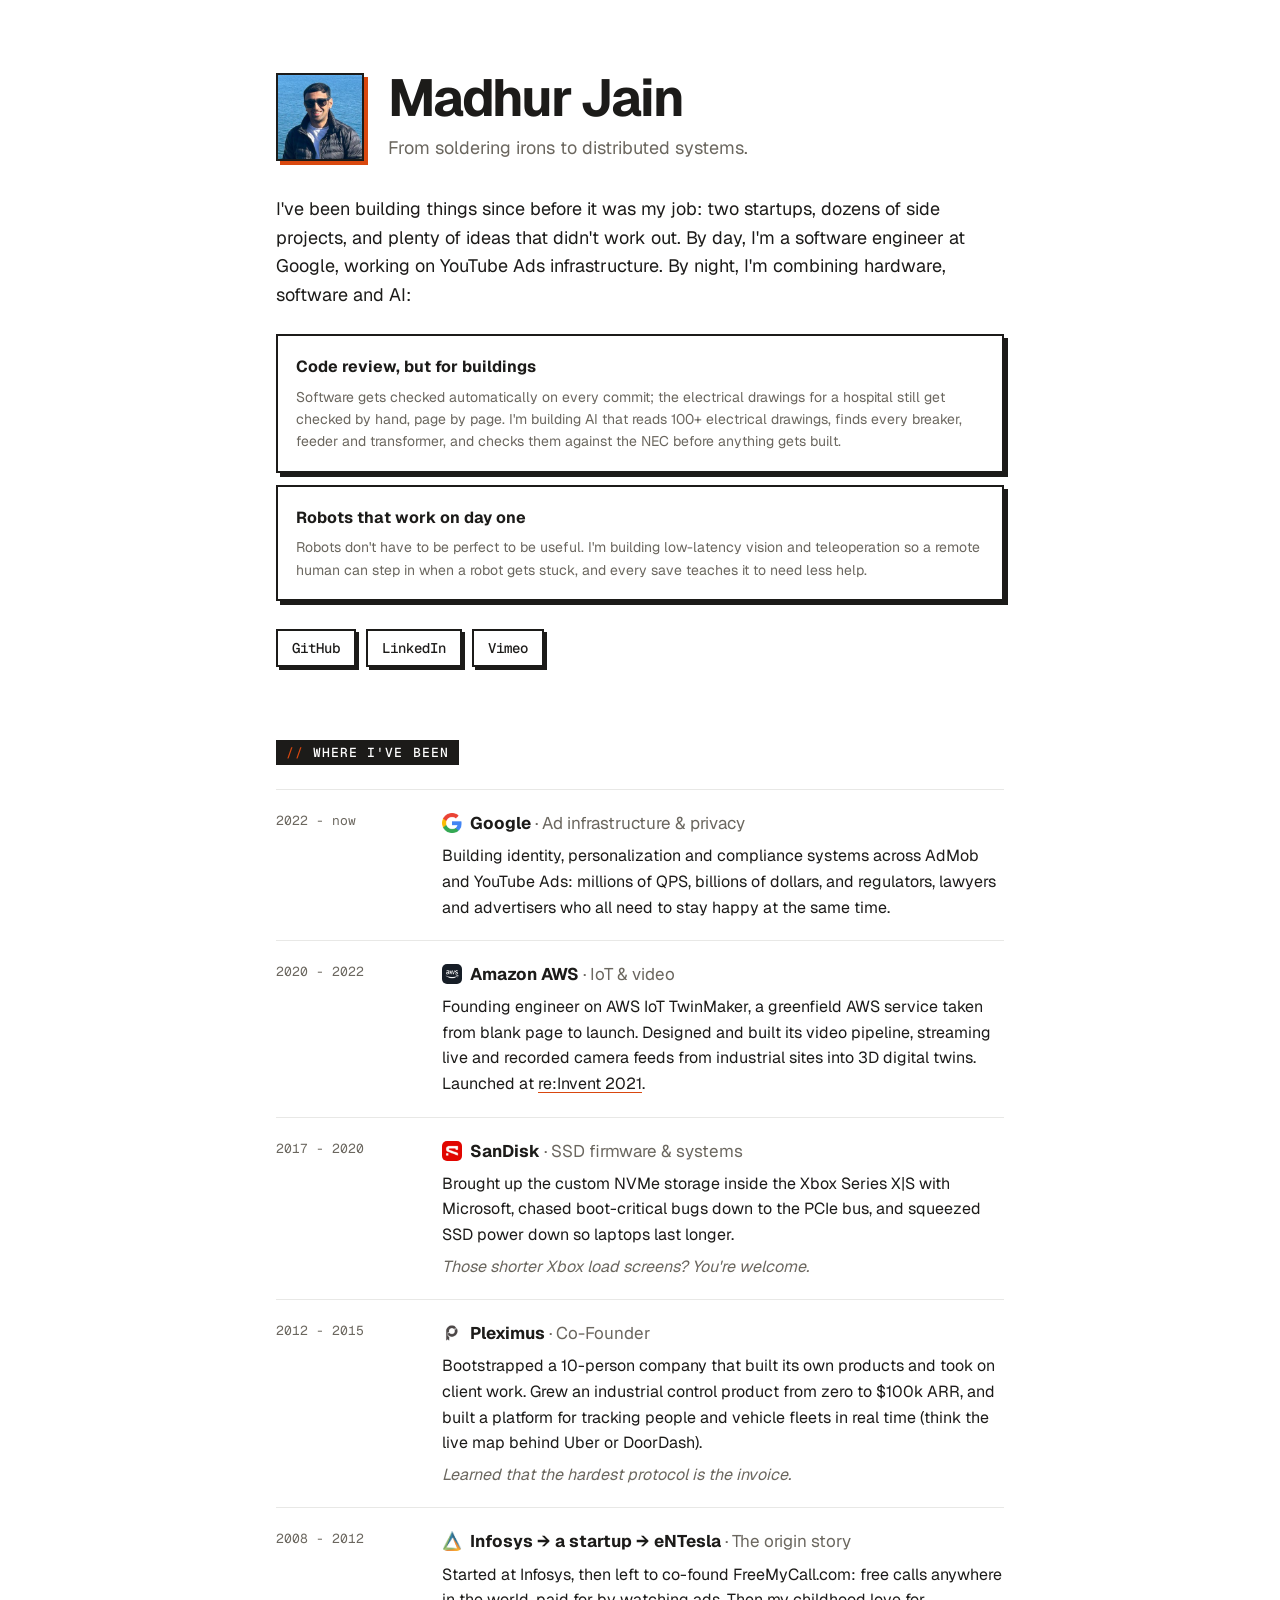
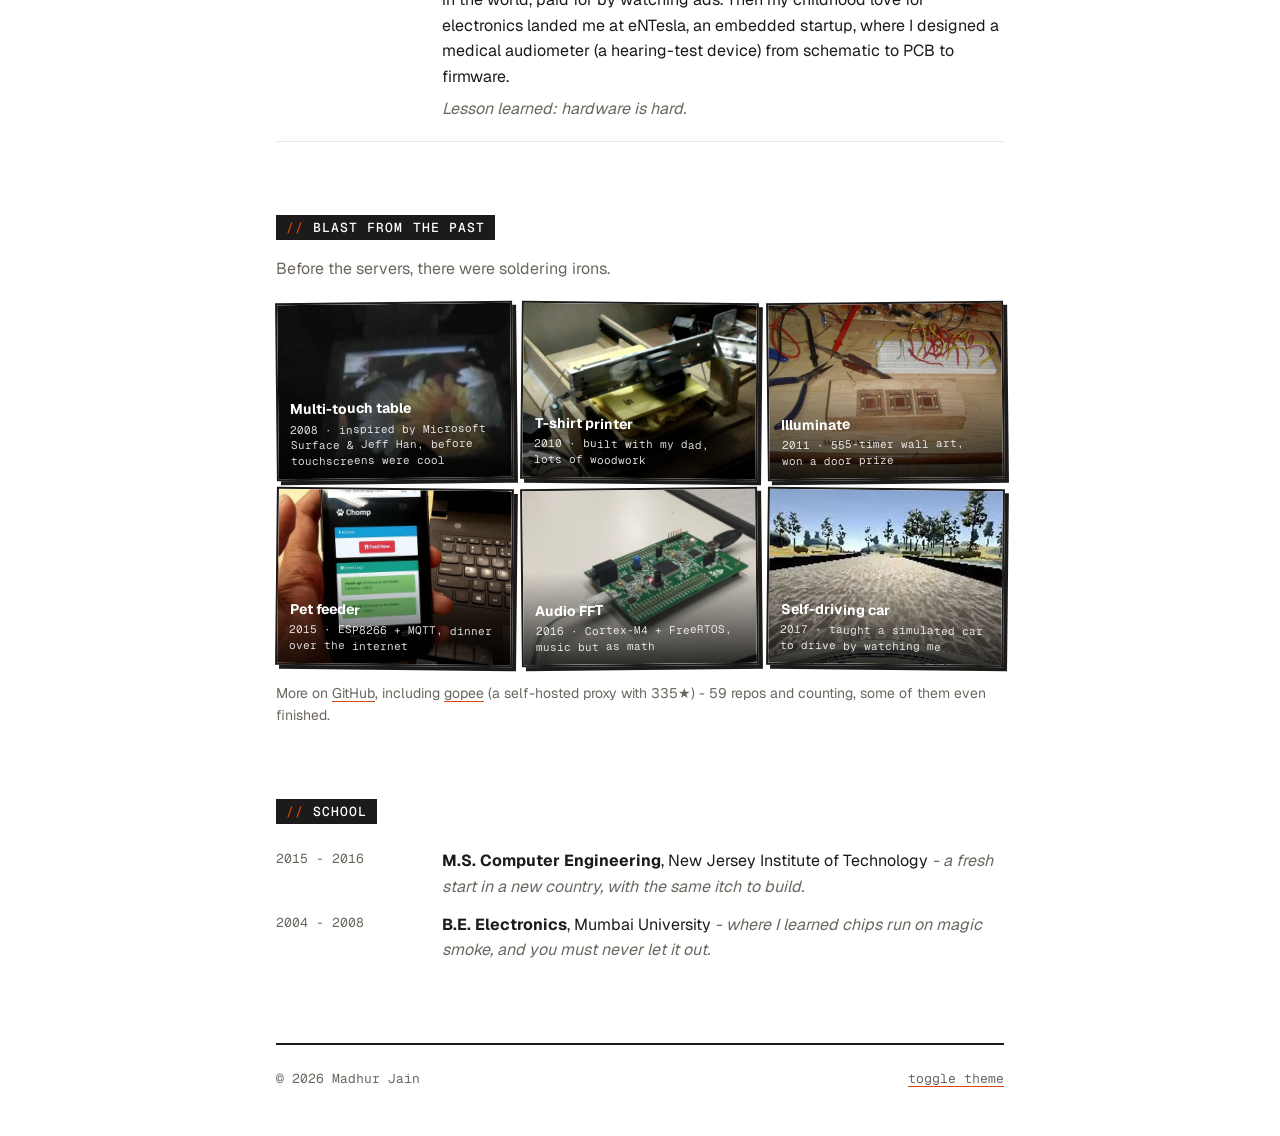
<file: index.html>
<!doctype html>
<html lang="en">
<head>
  <meta charset="utf-8">
  <meta name="viewport" content="width=device-width, initial-scale=1">
  <title>Madhur Jain</title>
  <meta name="description" content="From soldering irons to distributed systems. Software engineer at Google, building with hardware, software and AI on nights and weekends.">
  <meta property="og:title" content="Madhur Jain">
  <meta property="og:description" content="From soldering irons to distributed systems. Software engineer at Google, building with hardware, software and AI on nights and weekends.">
  <link rel="icon" href="data:image/svg+xml,<svg xmlns='http://www.w3.org/2000/svg' viewBox='0 0 100 100'><text y='.9em' font-size='90'>⚡</text></svg>">
  <link rel="preconnect" href="https://fonts.googleapis.com">
  <link rel="preconnect" href="https://fonts.gstatic.com" crossorigin>
  <link href="https://fonts.googleapis.com/css2?family=Geist:wght@400;500;600;700&family=Geist+Mono:wght@400;500&display=swap" rel="stylesheet">
  <style>
    :root {
      --bg: #ffffff;
      --surface: #ffffff;
      --text: #1c1b19;
      --muted: #6b675f;
      --line: #e8e8e6;
      --accent: #d9480f;
      --accent-soft: #fff0e8;
      --chip: #f4f4f3;
    }
    @media (prefers-color-scheme: dark) {
      :root:not([data-theme="light"]) {
        --bg: #121211;
        --surface: #1a1a18;
        --text: #ecebe7;
        --muted: #9a968d;
        --line: #2c2b28;
        --accent: #ff8a4c;
        --accent-soft: #2a1a12;
        --chip: #232320;
      }
    }
    :root[data-theme="dark"] {
      --bg: #121211;
      --surface: #1a1a18;
      --text: #ecebe7;
      --muted: #9a968d;
      --line: #2c2b28;
      --accent: #ff8a4c;
      --accent-soft: #2a1a12;
      --chip: #232320;
    }

    * { box-sizing: border-box; }
    html { -webkit-text-size-adjust: 100%; }
    body {
      margin: 0;
      background: var(--bg);
      color: var(--text);
      font: 16px/1.6 Geist, system-ui, -apple-system, sans-serif;
    }
    a { color: inherit; text-decoration-color: var(--accent); text-underline-offset: 3px; }
    a:hover { color: var(--accent); }
    ::selection { background: var(--accent); color: #fff; }
    .mono { font-family: "Geist Mono", ui-monospace, monospace; }

    main { max-width: 760px; margin: 0 auto; padding: 72px 16px 48px; }
    section { margin-top: 72px; }
    h2 {
      display: inline-block;
      font: 500 13px/1 "Geist Mono", monospace;
      letter-spacing: .08em;
      text-transform: uppercase;
      color: var(--bg);
      background: var(--text);
      padding: 6px 10px;
      margin: 0 0 24px;
    }
    h2::before { content: "// "; color: var(--accent); }

    /* Hero */
    .hero { display: flex; gap: 24px; align-items: center; }
    .hero img {
      width: 88px; height: 88px; object-fit: cover;
      border: 2px solid var(--text); box-shadow: 4px 4px 0 var(--accent); flex-shrink: 0;
    }
    h1 { font-size: clamp(36px, 7vw, 52px); font-weight: 700; line-height: 1; margin: 0 0 10px; letter-spacing: -.04em; }
    .tagline { font-size: 18px; color: var(--muted); margin: 0; }
    .intro { font-size: 18px; margin: 32px 0 0; max-width: 62ch; }
    .links { display: flex; flex-wrap: wrap; gap: 10px; margin-top: 28px; }
    .links a {
      font: 500 14px/1 "Geist Mono", monospace;
      text-decoration: none;
      padding: 10px 14px;
      border: 2px solid var(--text);
      background: var(--surface);
      box-shadow: 3px 3px 0 var(--text);
      transition: transform .1s, box-shadow .1s;
    }
    .links a:hover { transform: translate(3px, 3px); box-shadow: 0 0 0 var(--text); background: var(--accent-soft); }


    /* Experience */
    .job { display: grid; grid-template-columns: 150px 1fr; gap: 16px; padding: 20px 0; border-top: 1px solid var(--line); }
    .job:last-child { border-bottom: 1px solid var(--line); }
    .when { font: 13px/1.7 "Geist Mono", monospace; color: var(--muted); }
    .job h3 { margin: 0; font-size: 17px; }
    .job h3 span { font-weight: 400; color: var(--muted); }
    .logo {
      display: inline-block; width: 20px; height: 20px; margin-right: 8px;
      vertical-align: -4px; border-radius: 5px; object-fit: contain;
    }
    .job p { margin: 6px 0 0; }
    .aside { color: var(--muted); font-style: italic; }

    /* Projects */
    .grid { display: grid; grid-template-columns: repeat(3, 1fr); gap: 12px; }
    .card {
      display: block; text-decoration: none;
      padding: 18px; border: 2px solid var(--text);
      background: var(--surface);
      box-shadow: 4px 4px 0 var(--text);
      transition: transform .12s, box-shadow .12s;
    }
    a.card:hover { transform: translate(-2px, -2px); box-shadow: 6px 6px 0 var(--accent); color: inherit; }
    .card h3 { margin: 0 0 4px; font-size: 16px; display: flex; justify-content: space-between; gap: 8px; }
    .card h3 small { font: 400 12px/1.8 "Geist Mono", monospace; color: var(--muted); white-space: nowrap; }
    .card p { margin: 0; font-size: 14px; color: var(--muted); }
    .more { margin-top: 16px; font-size: 14px; color: var(--muted); }
    .lede { margin: -8px 0 20px; color: var(--muted); }
    .quest-card { display: flex; flex-direction: column; gap: 6px; }
    .quest-card h3 { margin: 0; }
    .quest-card p { flex: 1; margin: 0; }
    .exploring-now { margin-top: 24px; grid-template-columns: 1fr; }

    /* Collage */
    .collage { display: grid; grid-template-columns: repeat(3, 1fr); gap: 8px; }
    .tile {
      position: relative; display: block; overflow: hidden;
      aspect-ratio: 4 / 3; background: var(--chip);
      border: 2px solid var(--text); box-shadow: 4px 4px 0 var(--text);
      text-decoration: none; color: #fff;
    }
    .tile:nth-child(odd) { transform: rotate(-.6deg); }
    .tile:nth-child(even) { transform: rotate(.6deg); }
    .tile img {
      width: 100%; height: 100%; object-fit: cover; display: block;
      filter: saturate(.85); transition: transform .3s, filter .3s;
    }
    .tile span {
      position: absolute; inset: auto 0 0 0; padding: 28px 12px 10px;
      background: linear-gradient(transparent, rgba(0,0,0,.8));
      display: flex; flex-direction: column; gap: 2px;
    }
    .tile b { font-size: 14px; }
    .tile i { font: 11px/1.4 "Geist Mono", monospace; font-style: normal; opacity: .85; }
    .tile:hover { color: #fff; transform: rotate(0) scale(1.02); box-shadow: 6px 6px 0 var(--accent); z-index: 1; }
    .tile:hover img { transform: scale(1.06); filter: none; }
    .tile { transition: transform .2s, box-shadow .2s; }

    /* Education */
    .edu { display: grid; gap: 12px; }
    .edu div { display: grid; grid-template-columns: 150px 1fr; gap: 16px; }
    .edu p { margin: 0; }

    footer {
      margin-top: 80px; padding-top: 24px; border-top: 2px solid var(--text);
      display: flex; justify-content: space-between; flex-wrap: wrap; gap: 12px;
      font: 13px/1.5 "Geist Mono", monospace; color: var(--muted);
    }
    footer button {
      font: inherit; color: inherit; background: none; border: 0; cursor: pointer; padding: 0;
      text-decoration: underline; text-decoration-color: var(--accent); text-underline-offset: 3px;
    }

    @media (max-width: 600px) {
      main { padding-top: 48px; }
      .hero { flex-direction: column; align-items: flex-start; gap: 16px; }
      .job, .edu div { grid-template-columns: 1fr; gap: 4px; }
      .grid { grid-template-columns: 1fr; }
      .collage { grid-template-columns: repeat(2, 1fr); }
    }
  </style>
</head>
<body>
<main>

  <header>
    <div class="hero">
      <img src="images/avatar.jpg" alt="Madhur Jain" width="88" height="88">
      <div>
        <h1>Madhur Jain</h1>
        <p class="tagline">From soldering irons to distributed systems.</p>
      </div>
    </div>
    <p class="intro">
      I've been building things since before it was my job: two startups, dozens of side projects,
      and plenty of ideas that didn't work out. By day, I'm a software engineer at Google, working
      on YouTube Ads infrastructure. By night, I'm combining hardware, software and AI:
    </p>
    <div class="grid exploring-now">
      <div class="card quest-card">
        <h3>Code review, but for buildings</h3>
        <p>Software gets checked automatically on every commit; the electrical drawings for a hospital still get checked by hand, page by page. I'm building AI that reads 100+ electrical drawings, finds every breaker, feeder and transformer, and checks them against the NEC before anything gets built.</p>
      </div>
      <div class="card quest-card">
        <h3>Robots that work on day one</h3>
        <p>Robots don't have to be perfect to be useful. I'm building low-latency vision and teleoperation so a remote human can step in when a robot gets stuck, and every save teaches it to need less help.</p>
      </div>
    </div>
    <nav class="links">
      <a href="https://github.com/madhurjain">GitHub</a>
      <a href="https://www.linkedin.com/in/mformadhur/">LinkedIn</a>
      <a href="https://vimeo.com/madj">Vimeo</a>
    </nav>
  </header>

  <section>
    <h2>Where I've been</h2>

    <div class="job">
      <div class="when">2022 - now</div>
      <div>
        <h3><img class="logo" src="images/google-com-logo.png" alt="" width="20" height="20">Google <span>· Ad infrastructure &amp; privacy</span></h3>
        <p>Building identity, personalization and compliance systems across AdMob and YouTube Ads: millions of QPS, billions of dollars, and regulators, lawyers and advertisers who all need to stay happy at the same time.</p>
      </div>
    </div>

    <div class="job">
      <div class="when">2020 - 2022</div>
      <div>
        <h3><img class="logo" src="images/aws-com-logo.png" alt="" width="20" height="20">Amazon AWS <span>· IoT &amp; video</span></h3>
        <p>Founding engineer on AWS IoT TwinMaker, a greenfield AWS service taken from blank page to launch. Designed and built its video pipeline, streaming live and recorded camera feeds from industrial sites into 3D digital twins. Launched at <a href="https://youtu.be/fdBKRyhC9Yk?t=835">re:Invent 2021</a>.</p>
      </div>
    </div>

    <div class="job">
      <div class="when">2017 - 2020</div>
      <div>
        <h3><img class="logo" src="images/sandiskstorage-com-logo.png" alt="" width="20" height="20">SanDisk <span>· SSD firmware &amp; systems</span></h3>
        <p>Brought up the custom NVMe storage inside the Xbox Series X|S with Microsoft, chased boot-critical bugs down to the PCIe bus, and squeezed SSD power down so laptops last longer.</p>
        <p class="aside">Those shorter Xbox load screens? You're welcome.</p>
      </div>
    </div>

    <div class="job">
      <div class="when">2012 - 2015</div>
      <div>
        <h3><img class="logo" src="images/pleximus-com-logo.png" alt="" width="20" height="20">Pleximus <span>· Co-Founder</span></h3>
        <p>Bootstrapped a 10-person company that built its own products and took on client work. Grew an industrial control product from zero to $100k ARR, and built a platform for tracking people and vehicle fleets in real time (think the live map behind Uber or DoorDash).</p>
        <p class="aside">Learned that the hardest protocol is the invoice.</p>
      </div>
    </div>

    <div class="job">
      <div class="when">2008 - 2012</div>
      <div>
        <h3><img class="logo" src="images/entesla-com-logo.png" alt="" width="20" height="20">Infosys → a startup → eNTesla <span>· The origin story</span></h3>
        <p>Started at Infosys, then left to co-found FreeMyCall.com: free calls anywhere in the world, paid for by watching ads. Then my childhood love for electronics landed me at eNTesla, an embedded startup, where I designed a medical audiometer (a hearing-test device) from schematic to PCB to firmware.</p>
        <p class="aside">Lesson learned: hardware is hard.</p>
      </div>
    </div>
  </section>

  <section>
    <h2>Blast from the past</h2>
    <p class="lede">Before the servers, there were soldering irons.</p>
    <div class="collage">
      <a class="tile" href="https://vimeo.com/1017538">
        <img src="images/past/touch-table.jpg" alt="Multi-touch table" loading="lazy">
        <span><b>Multi-touch table</b><i>2008 · inspired by Microsoft Surface &amp; Jeff Han, before touchscreens were cool</i></span>
      </a>
      <a class="tile" href="https://vimeo.com/12826549">
        <img src="images/past/tshirt-printer.jpg" alt="DIY T-shirt printer" loading="lazy">
        <span><b>T-shirt printer</b><i>2010 · built with my dad, lots of woodwork</i></span>
      </a>
      <a class="tile" href="https://vimeo.com/116242785">
        <img src="images/past/illuminate.jpg" alt="Illuminate" loading="lazy">
        <span><b>Illuminate</b><i>2011 · 555-timer wall art, won a door prize</i></span>
      </a>
      <a class="tile" href="https://vimeo.com/148812555">
        <img src="images/past/pet-feeder.jpg" alt="Pet feeder" loading="lazy">
        <span><b>Pet feeder</b><i>2015 · ESP8266 + MQTT, dinner over the internet</i></span>
      </a>
      <a class="tile" href="https://vimeo.com/185353851">
        <img src="images/past/audio-fft.jpg" alt="Audio FFT" loading="lazy">
        <span><b>Audio FFT</b><i>2016 · Cortex-M4 + FreeRTOS, music but as math</i></span>
      </a>
      <a class="tile" href="https://vimeo.com/231326907">
        <img src="images/past/self-driving.jpg" alt="Self-driving car simulation" loading="lazy">
        <span><b>Self-driving car</b><i>2017 · taught a simulated car to drive by watching me</i></span>
      </a>
    </div>
    <p class="more">More on <a href="https://github.com/madhurjain?tab=repositories">GitHub</a>, including <a href="https://github.com/madhurjain/gopee">gopee</a> (a self-hosted proxy with 335★) - 59 repos and counting, some of them even finished.</p>
  </section>

  <section>
    <h2>School</h2>
    <div class="edu">
      <div>
        <span class="when">2015 - 2016</span>
        <p><b>M.S. Computer Engineering</b>, New Jersey Institute of Technology <span class="aside">- a fresh start in a new country, with the same itch to build.</span></p>
      </div>
      <div>
        <span class="when">2004 - 2008</span>
        <p><b>B.E. Electronics</b>, Mumbai University <span class="aside">- where I learned chips run on magic smoke, and you must never let it out.</span></p>
      </div>
    </div>
  </section>

  <footer>
    <span>© <span id="y">2026</span> Madhur Jain</span>
    <button id="theme" type="button">toggle theme</button>
  </footer>

</main>
<script>
  document.getElementById('y').textContent = new Date().getFullYear();
  document.getElementById('theme').addEventListener('click', () => {
    const root = document.documentElement;
    const dark = root.dataset.theme
      ? root.dataset.theme === 'dark'
      : matchMedia('(prefers-color-scheme: dark)').matches;
    root.dataset.theme = dark ? 'light' : 'dark';
  });
  console.log('%cHey, fellow view-sourcer 👋', 'color:#d9480f;font-weight:600');
</script>
</body>
</html>
</file>
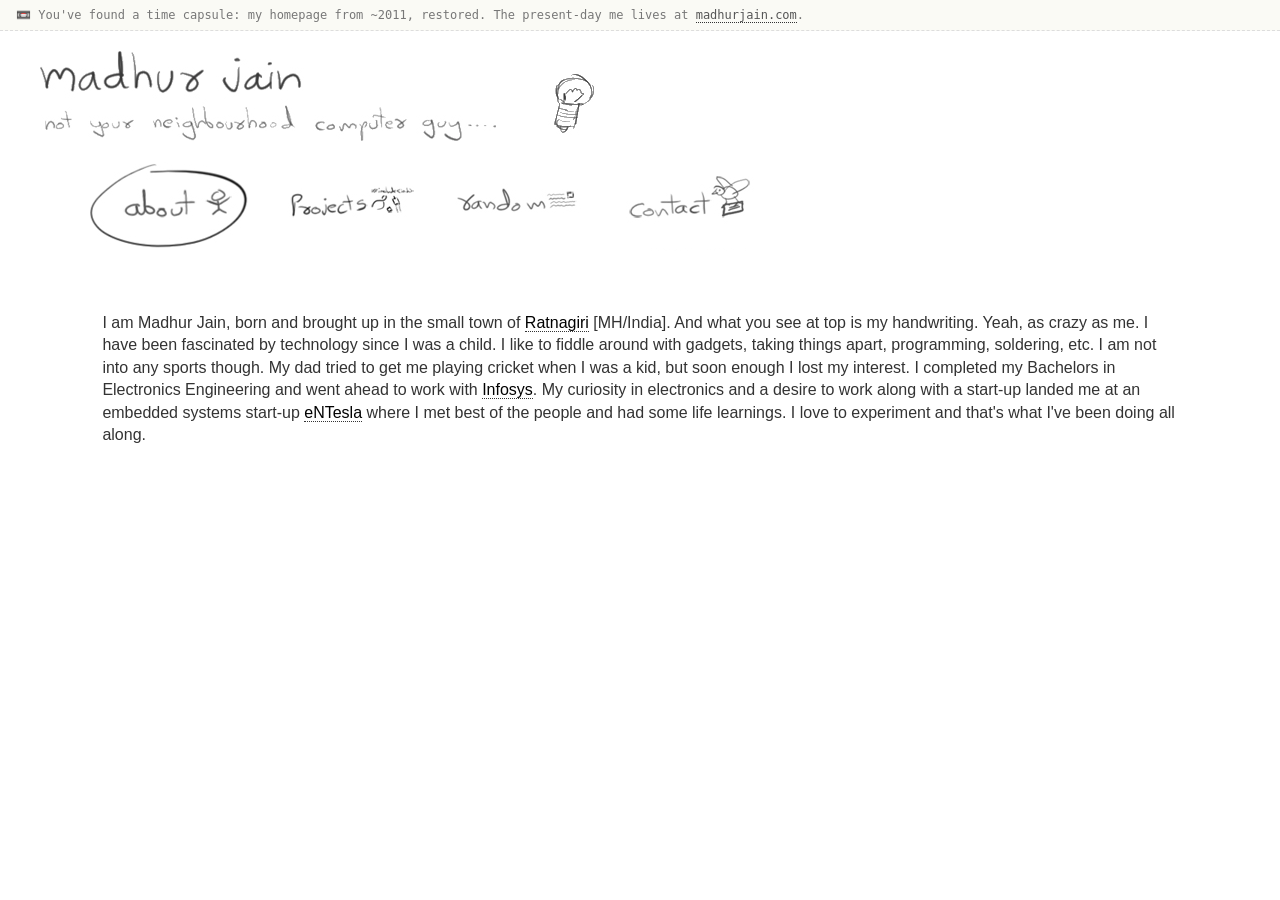
<file: old/index.html>
<!doctype html>
<html lang="en">
<head>
<meta charset="utf-8">
<meta name="viewport" content="width=device-width, initial-scale=1">
<title>Madhur Jain</title>
<meta name="description" content="Not your neighbourhood computer guy. My original hand-drawn website, circa 2011, restored without WordPress.">
<link rel="icon" href="images/favicon.ico">
<style>
/*
  Theme Name: Mad — originally a WordPress theme by Madhur Jain (madhurjain.com, 2011).
  Restored as static HTML; styles kept close to the original.
*/
* { margin: 0; padding: 0; box-sizing: content-box; }
body {
  color: #333;
  font-family: "Lucida Grande", Verdana, sans-serif;
  font-size: 1em;
  background-color: #fff;
}
a { color: #000; text-decoration: none; border-bottom: 1px dotted #333; }
p { line-height: 140%; margin-bottom: 1em; }
h1 {
  font-family: "Times New Roman", Times, serif;
  font-size: 2em; font-weight: normal; color: #333; letter-spacing: -1px;
  margin-bottom: .5em;
}

/* Time-capsule note (new) */
#capsule {
  font: 12px/1.5 ui-monospace, Menlo, monospace;
  color: #777; background: #fafaf5; border-bottom: 1px dashed #ddd;
  padding: 6px 16px;
}
#capsule a { color: #555; }

#header { margin: 20px 0 0 40px; position: relative; }
#logo {
  background: url(images/madhur_jain.jpg) center top no-repeat;
  height: 90px; width: 456px; max-width: 100%;
}
#bulb {
  position: absolute; top: 0; left: 500px;
  width: 68px; height: 86px;
  background: #fff url(images/bulb.jpg) no-repeat 0 20px;
}
#onBulb {
  width: 68px; height: 86px;
  background: #fff url(images/bulb.jpg) no-repeat 0 -65px;
  opacity: 0; transition: opacity .1s;
}
#header:has(#logo:hover, #bulb:hover) #onBulb { opacity: 1; transition: opacity .6s; }

ul.navigation { list-style: none; margin: 20px 0 20px 50px; padding-bottom: 9px; }
ul.navigation li { display: inline-block; margin-right: 10px; }
ul.navigation a { display: block; border: none; width: 159px; height: 90px; }
ul.navigation a:focus { outline: none; }
#about_item    { height: 89px; background: #fff url(images/about.jpg)    no-repeat 0 0; }
#about_item:hover, #about_item.on       { background-position: -1px -94px; }
#projects_item { background: #fff url(images/projects.jpg) no-repeat 0 25px; }
#projects_item:hover, #projects_item.on { background-position: 1px -86px; }
#random_item   { background: #fff url(images/random.jpg)   no-repeat 0 20px; }
#random_item:hover, #random_item.on     { background-position: -1px -69px; }
#contact_item  { background: #fff url(images/contact.jpg)  no-repeat 0 15px; }
#contact_item:hover, #contact_item.on   { background-position: 0 -69px; }

#container { width: 100%; position: relative; }
#content { width: 100%; overflow: hidden; overflow: clip; position: relative; padding: 10px 0; }
#scrolling { width: 400%; display: flex; transition: transform 1s ease-in-out; }
.panel { width: 21%; padding: 0 2%; }

#post_container {
  display: none; position: absolute; top: 0; left: 0; right: 0;
  background: #fff; z-index: 2; margin-top: 2%;
}
#post_container.open { display: block; animation: slide .5s ease-out; }
@keyframes slide { from { clip-path: inset(0 0 100% 0); } to { clip-path: inset(0 0 0 0); } }
#post { padding: 0 8% 4%; }
#post iframe { max-width: 100%; margin: 10px 0; }
#close {
  background: #000; color: #fff; padding: 4px 6px; border: 0;
  float: right; margin-right: 5px; cursor: pointer; font: inherit;
}

.posts { margin-top: 10px; }
a.post {
  display: inline-block; margin-top: 10px; padding: 5px;
  background: #ebebeb; color: #000; border: 0;
}
a.post:hover { color: #fff; background: #000; }
.draft, .postdate {
  font: 11px/1 ui-monospace, Menlo, monospace; color: #999;
  margin-left: 8px; vertical-align: middle;
}
.postdate { display: block; margin: -.25em 0 1.25em; }
#post .verse { white-space: pre-line; }
#post img { max-width: 100%; height: auto; }

#footer { margin: 20px 0 0 40px; }

@media (max-width: 720px) {
  #header { margin: 16px 16px 0; }
  #bulb { left: auto; right: 0; }
  #logo { background-size: contain; background-position: left top; height: 60px; width: 75%; }
  ul.navigation { margin: 16px 0; display: grid; grid-template-columns: repeat(2, 159px); justify-content: center; gap: 4px 8px; }
  ul.navigation li { margin: 0; }
  #scrolling { width: 100%; display: block; transform: none !important; }
  .panel { width: auto; padding: 0 16px; display: none; }
  .panel.active { display: block; }
}
</style>
</head>
<body>
<div id="capsule">📼 You've found a time capsule: my homepage from ~2011, restored. The present-day me lives at <a href="../">madhurjain.com</a>.</div>

<div id="wrapper">
  <div id="header">
    <div id="logo" role="img" aria-label="madhur jain — not your neighbourhood computer guy...."></div>
    <div id="bulb"><div id="onBulb"></div></div>
    <ul class="navigation">
      <li><a id="about_item" href="#about" data-panel="0" aria-label="About"></a></li>
      <li><a id="projects_item" href="#projects" data-panel="1" aria-label="Projects"></a></li>
      <li><a id="random_item" href="#random" data-panel="2" aria-label="Random"></a></li>
      <li><a id="contact_item" href="#contact" data-panel="3" aria-label="Contact"></a></li>
    </ul>
  </div>

  <div id="container">
    <div id="post_container"><div id="post"></div></div>
    <div id="content">
      <div id="scrolling">

        <div class="panel" data-name="about">
          <br>
          <p>I am Madhur Jain, born and brought up in the small town of <a href="https://maps.google.com/maps?q=ratnagiri" target="_blank" rel="noopener">Ratnagiri</a> [MH/India]. And what you see at top is my handwriting. Yeah, as crazy as me. I have been fascinated by technology since I was a child. I like to fiddle around with gadgets, taking things apart, programming, soldering, etc. I am not into any sports though. My dad tried to get me playing cricket when I was a kid, but soon enough I lost my interest. I completed my Bachelors in Electronics Engineering and went ahead to work with <a href="https://www.infosys.com" target="_blank" rel="noopener">Infosys</a>. My curiosity in electronics and a desire to work along with a start-up landed me at an embedded systems start-up <a target="_blank" rel="noopener" href="http://entesla.com">eNTesla</a> where I met best of the people and had some life learnings. I love to experiment and that's what I've been doing all along.</p>
        </div>

        <div class="panel" data-name="projects">
          <div class="posts">
            <a class="post" href="#illuminate-my-entry-for-the-555-contest">Illuminate - My entry for the 555 contest</a><br>
            <a class="post" href="#diy-direct-to-garment-printer">DIY Direct To Garment Printer</a><br>
            <a class="post" href="#interactive-display-my-final-year-project">Interactive Display - My Final Year Project</a><br>
          </div>
        </div>

        <div class="panel" data-name="random">
          <div class="posts">
            <a class="post" href="#infosys-the-golden-fence">Infosys - The Golden Fence</a><span class="draft">draft</span><br>
            <a class="post" href="#the-entesla-experience">The eNTesla Experience</a><span class="draft">draft</span><br>
            <a class="post" href="#a-mad-jack">A Mad Jack</a><span class="draft">draft</span><br>
            <a class="post" href="#whats-with-the-crappy-looking-design">What's with the crappy looking design ?</a><br>
          </div>
        </div>

        <div class="panel" data-name="contact">
          <p>Say Hello !</p>
          <p><a href="https://twitter.com/madhurjain" target="_blank" rel="noopener">@madhurjain</a></p>
        </div>

      </div>
    </div>
  </div>

  <div id="footer"><br></div>
</div>

<!-- Posts, as published on madhurjain.com (2013 export). Text left exactly as written. -->
<template id="interactive-display-my-final-year-project">
  <h1>Interactive Display - My Final Year Project</h1>
  <span class="postdate">2008</span>
  <p>This is my final year engineering project. A multi-touch table !<br>
  Sorry for the lengthy video and the average video quality.</p>
  <iframe src="https://player.vimeo.com/video/1017538?title=0&amp;byline=0&amp;portrait=0" width="398" height="326" frameborder="0" allowfullscreen></iframe>
  <p>More pics and details will be put up soon.</p>
</template>

<template id="whats-with-the-crappy-looking-design">
  <h1>What's with the crappy looking design ?</h1>
  <span class="postdate">~2011</span>
  <p>I wanted to create something original, so i took the pen tablet I'd gifted to my dad and started scribbling with it, such a pathetic artist that i am, i ended up with this! Nevertheless, i thought i should put it up. So i went ahead creating a custom wordpress theme (yes the backend is wordpress) and here's what it looks like. It might not render properly and lot of elements on the website might break, but hang on, i am still working on it..</p>
  <p style="color:#999"><small>2026 update: it is no longer WordPress. Still working on it.</small></p>
</template>

<template id="diy-direct-to-garment-printer">
  <h1>DIY Direct To Garment Printer</h1>
  <span class="postdate">~2010</span>
  <p>7 days, 3 printers and lots of woodwork !<br>
  This is the DIY Direct to Garment printer i built along with my dad last year.</p>
  <iframe src="https://player.vimeo.com/video/12826549?title=0&amp;byline=0&amp;portrait=0" width="398" height="299" frameborder="0" allowfullscreen></iframe>
  <p>Will put up the detailed pics soon.</p>
</template>

<template id="illuminate-my-entry-for-the-555-contest">
  <h1>Illuminate - My entry for the 555 contest</h1>
  <span class="postdate">Mar 2011</span>
  <p>I had these wall hangings at my home, which had a transparent window at the center. I wanted to lit up these hangings with some back-light. I had been closely following the discussion on twitter, between <a href="https://twitter.com/jeriellsworth" target="_blank" rel="noopener">Jeri</a> and <a href="https://twitter.com/Chris_Gammell" target="_blank" rel="noopener">Chris</a> and the <a href="https://twitter.com/search?q=555contest" target="_blank" rel="noopener">555 contest</a> was announced ! I started thinking of a project to work on and then i remembered these wall hangings. I thought, why not make it interactive, instead of just having a static back-light, I'd make the light pulse as someone passes by the staircase. And this is exactly what i did!</p>
  <iframe src="https://player.vimeo.com/video/116242785" width="500" height="367" frameborder="0" allowfullscreen></iframe>
  <p>UPDATE : I won a door prize for my entry :D. A <a href="http://www.droids.it/cmsvb4/content.php?224-990.020-MuIn-USB-Datasheet-EN" target="_blank" rel="noopener">cute little PIC Development</a> board from droids.it.</p>
</template>

<!-- Drafts that never got published on madhurjain.com, released as-is in 2026. -->
<template id="the-entesla-experience">
  <h1>The eNTesla Experience</h1>
  <span class="postdate">unpublished draft · Dec 2013</span>
  <p>After working on FreeMyCall.com for around 8 months and realizing the business model in itself was flawed, we gradually moved on. Then came again the <em>what next?</em> part. Amidst of this, I met Neeraj and my college mate Yash. They had started with an embedded systems start-up a year back. Being an electronics engineer I always wanted some hands-on industry experience in electronics. So, I wrote them an email showing my interest to work with eNTesla. They gladly accepted the offer. Soon, I was at Mumbai, working with them!</p>
  <p>Initially, I dabbled around with various things, partly hardware, mostly still software trying to get a hang of things. Gradually, I started designing small schematics / layouts using Eagle. I wrote a couple of software utilities to communicate with the hardware over RS232, Ethernet. Eventually, I was put on a real embedded systems project which involved building a medical diagnostics instrument called Audiometer from scratch. I spent next 8 months building the it. Work was pretty exciting, at times daunting, troubleshooting the issues with background noise and other hardware bugs. It involved everything from designing the schematic, layout, soldering the components on the test PCB, writing the firmware and the communication software utility.</p>
  <p><a href="images/first_pcb.jpg" target="_blank" style="border:0"><img alt="First Production PCB" src="images/first_pcb.jpg" width="225" height="300"></a></p>
  <p>As much I enjoyed working at eNTesla and learning new things, there was no life apart from it. Food problems, busy streets and pollution dawned on me and I finally decided to move back to my hometown. I still remember the advice Neeraj gave me - <em>Do what you are good at, not what you like to do</em>.<br>
  Electronics is what I liked doing, but wasn't really good at. Hardware is very exciting since the things you build are tangible. But, I must admit, <a href="https://danluu.com/hardware-unforgiving/" target="_blank" rel="noopener">hardware development is hard</a>.</p>
</template>

<template id="infosys-the-golden-fence">
  <h1>Infosys - The Golden Fence</h1>
  <span class="postdate">unpublished draft · Dec 2013</span>
  <p><b>The Good Part</b><br>
  - Great infrastructure and facilities.<br>
  - </p>
  <p><b>The <em>Not So Good</em> Part</b><br>
  Not so good management.</p>
</template>

<template id="a-mad-jack">
  <h1>A Mad Jack</h1>
  <span class="postdate">unpublished draft · Feb 6, 2013</span>
  <p>A few mistakes I made so far since I started with MadJack :)</p>
  <p>- Didn't ask for any advance amount because I had just started up<br>
  - Didn't ask for any advance amount because it was a neighbor<br>
  - Quoted too less of a amount, did a ton of work in exchange, because didn't want to disappoint asking for money for every small thing<br>
  - Wasted time on things not in scope of MadJack (Buying 10 copies of AntiVirus just because a friend told, etc)</p>
</template>

<script>
  const panels = ['about', 'projects', 'random', 'contact'];
  const scrolling = document.getElementById('scrolling');
  const postBox = document.getElementById('post_container');
  const post = document.getElementById('post');

  function showPanel(i) {
    scrolling.style.transform = `translateX(-${i * 25}%)`;
    document.querySelectorAll('.panel').forEach((p, j) => p.classList.toggle('active', j === i));
    document.querySelectorAll('.navigation a').forEach((a, j) => a.classList.toggle('on', j === i));
  }

  function openPost(slug) {
    const tpl = document.getElementById(slug);
    if (!tpl || tpl.tagName !== 'TEMPLATE') return false;
    post.innerHTML = '<button id="close" type="button" aria-label="Close">X</button>';
    post.appendChild(tpl.content.cloneNode(true));
    post.querySelector('#close').onclick = () => { location.hash = homeOf(slug); };
    postBox.classList.add('open');
    window.scrollTo({ top: postBox.offsetTop, behavior: 'smooth' });
    return true;
  }

  function route() {
    const hash = location.hash.slice(1);
    postBox.classList.remove('open');
    if (panels.includes(hash)) return showPanel(panels.indexOf(hash));
    if (openPost(hash)) return showPanel(panels.indexOf(homeOf(hash)));
    showPanel(0);
  }

  function homeOf(slug) {
    return document.querySelector(`a.post[href="#${slug}"]`).closest('.panel').dataset.name;
  }

  window.addEventListener('hashchange', route);
  route();
</script>
</body>
</html>
</file>
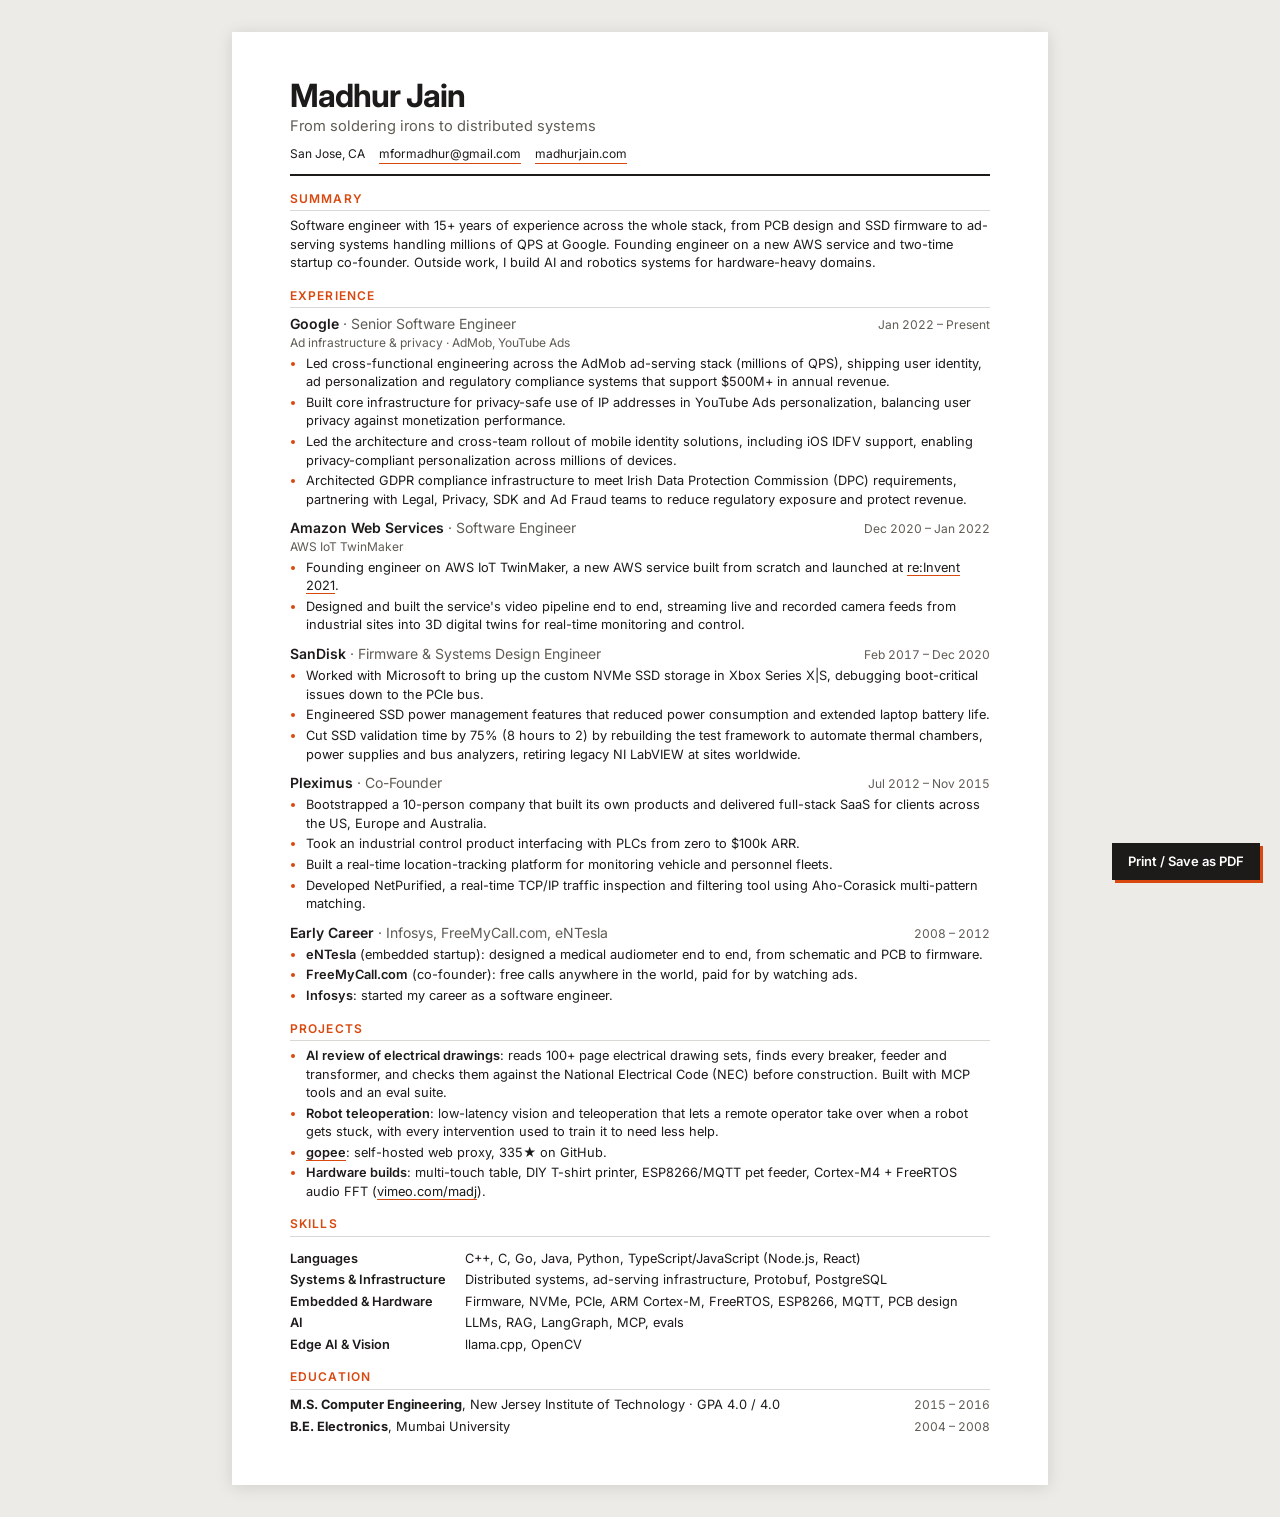
<file: cv.html>
<!doctype html>
<html lang="en">
<head>
  <meta charset="utf-8">
  <meta name="viewport" content="width=device-width, initial-scale=1">
  <title>Madhur Jain - CV</title>
  <link rel="preconnect" href="https://fonts.googleapis.com">
  <link rel="preconnect" href="https://fonts.gstatic.com" crossorigin>
  <link href="https://fonts.googleapis.com/css2?family=Inter:wght@400;500;600;700&display=swap" rel="stylesheet">
  <style>
    :root {
      --text: #1c1b19;
      --muted: #5f5b54;
      --line: #d9d8d4;
      --accent: #d9480f;
    }

    @page { size: letter; margin: 0.5in 0.6in; }

    * { box-sizing: border-box; }
    html { -webkit-text-size-adjust: 100%; }
    body {
      margin: 0;
      background: #ecebe7;
      color: var(--text);
      font: 9.6pt/1.45 Inter, system-ui, -apple-system, "Helvetica Neue", Arial, sans-serif;
      -webkit-print-color-adjust: exact;
      print-color-adjust: exact;
    }
    a { color: inherit; text-decoration: none; }

    .page {
      max-width: 8.5in;
      margin: 32px auto;
      padding: 0.5in 0.6in;
      background: #fff;
      box-shadow: 0 2px 16px rgba(0,0,0,.12);
    }

    /* Header */
    header { border-bottom: 2px solid var(--text); padding-bottom: 10px; }
    h1 { font-size: 24pt; line-height: 1; letter-spacing: -.03em; margin: 0; font-weight: 700; }
    .tagline { margin: 4px 0 8px; font-size: 11pt; color: var(--muted); }
    .contact { display: flex; flex-wrap: wrap; gap: 3px 14px; font-size: 9pt; }
    .contact a { border-bottom: 1px solid var(--accent); }

    /* Sections */
    section { margin-top: 14px; }
    h2 {
      font-size: 9pt; font-weight: 600; letter-spacing: .1em; text-transform: uppercase;
      color: var(--accent); margin: 0 0 6px;
      padding-bottom: 3px; border-bottom: 1px solid var(--line);
    }
    .summary { margin: 0; }

    /* Roles */
    .role { margin-top: 9px; break-inside: avoid; }
    .role:first-of-type { margin-top: 0; }
    .role-head { display: flex; justify-content: space-between; gap: 12px; align-items: baseline; }
    .role-head h3 { margin: 0; font-size: 10.5pt; font-weight: 600; }
    .role-head h3 span { font-weight: 400; color: var(--muted); }
    .dates { font-size: 9pt; color: var(--muted); white-space: nowrap; font-variant-numeric: tabular-nums; }
    .team { margin: 0; font-size: 9pt; color: var(--muted); }
    ul { margin: 3px 0 0; padding-left: 16px; }
    li { margin: 2px 0; }
    li::marker { color: var(--accent); }
    li a, .team a { border-bottom: 1px solid var(--accent); }

    .early li b, .projects li b { font-weight: 600; }

    /* Skills & education */
    .rows { display: grid; grid-template-columns: 1.7in 1fr; gap: 3px 12px; }
    .rows dt { font-weight: 600; }
    .rows dd { margin: 0; }
    .edu { display: flex; justify-content: space-between; gap: 12px; }
    .edu + .edu { margin-top: 4px; }
    .edu p { margin: 0; }

    .print-btn {
      position: fixed; right: 20px; bottom: 20px;
      font: 600 13px/1 Inter, system-ui, sans-serif;
      padding: 12px 16px; color: #fff; background: var(--text);
      border: 0; box-shadow: 3px 3px 0 var(--accent); cursor: pointer;
    }

    @media screen and (max-width: 700px) {
      .page { margin: 0; padding: 24px 16px; box-shadow: none; }
      .role-head, .edu { flex-direction: column; gap: 0; }
      .rows { grid-template-columns: 1fr; }
      .rows dd { margin-bottom: 4px; }
    }

    @media print {
      body { background: #fff; }
      .page { margin: 0; padding: 0; max-width: none; box-shadow: none; }
      .print-btn { display: none; }
      h2 { break-after: avoid; }
    }
  </style>
</head>
<body>
<div class="page">

  <header>
    <h1>Madhur Jain</h1>
    <p class="tagline">From soldering irons to distributed systems</p>
    <div class="contact">
      <span>San Jose, CA</span>
      <a href="mailto:mformadhur@gmail.com">mformadhur@gmail.com</a>
      <a href="https://madhurjain.com">madhurjain.com</a>
    </div>
  </header>

  <section>
    <h2>Summary</h2>
    <p class="summary">
      Software engineer with 15+ years of experience across the whole stack, from PCB design and SSD firmware
      to ad-serving systems handling millions of QPS at Google. Founding engineer on a new AWS service and
      two-time startup co-founder. Outside work, I build AI and robotics systems for hardware-heavy domains.
    </p>
  </section>

  <section>
    <h2>Experience</h2>

    <div class="role">
      <div class="role-head">
        <h3>Google <span>· Senior Software Engineer</span></h3>
        <span class="dates">Jan 2022 – Present</span>
      </div>
      <p class="team">Ad infrastructure &amp; privacy · AdMob, YouTube Ads</p>
      <ul>
        <li>Led cross-functional engineering across the AdMob ad-serving stack (millions of QPS), shipping user identity, ad personalization and regulatory compliance systems that support $500M+ in annual revenue.</li>
        <li>Built core infrastructure for privacy-safe use of IP addresses in YouTube Ads personalization, balancing user privacy against monetization performance.</li>
        <li>Led the architecture and cross-team rollout of mobile identity solutions, including iOS IDFV support, enabling privacy-compliant personalization across millions of devices.</li>
        <li>Architected GDPR compliance infrastructure to meet Irish Data Protection Commission (DPC) requirements, partnering with Legal, Privacy, SDK and Ad Fraud teams to reduce regulatory exposure and protect revenue.</li>
      </ul>
    </div>

    <div class="role">
      <div class="role-head">
        <h3>Amazon Web Services <span>· Software Engineer</span></h3>
        <span class="dates">Dec 2020 – Jan 2022</span>
      </div>
      <p class="team">AWS IoT TwinMaker</p>
      <ul>
        <li>Founding engineer on AWS IoT TwinMaker, a new AWS service built from scratch and launched at <a href="https://youtu.be/fdBKRyhC9Yk?t=835">re:Invent 2021</a>.</li>
        <li>Designed and built the service's video pipeline end to end, streaming live and recorded camera feeds from industrial sites into 3D digital twins for real-time monitoring and control.</li>
      </ul>
    </div>

    <div class="role">
      <div class="role-head">
        <h3>SanDisk <span>· Firmware &amp; Systems Design Engineer</span></h3>
        <span class="dates">Feb 2017 – Dec 2020</span>
      </div>
      <ul>
        <li>Worked with Microsoft to bring up the custom NVMe SSD storage in Xbox Series X|S, debugging boot-critical issues down to the PCIe bus.</li>
        <li>Engineered SSD power management features that reduced power consumption and extended laptop battery life.</li>
        <li>Cut SSD validation time by 75% (8 hours to 2) by rebuilding the test framework to automate thermal chambers, power supplies and bus analyzers, retiring legacy NI LabVIEW at sites worldwide.</li>
      </ul>
    </div>

    <div class="role">
      <div class="role-head">
        <h3>Pleximus <span>· Co-Founder</span></h3>
        <span class="dates">Jul 2012 – Nov 2015</span>
      </div>
      <ul>
        <li>Bootstrapped a 10-person company that built its own products and delivered full-stack SaaS for clients across the US, Europe and Australia.</li>
        <li>Took an industrial control product interfacing with PLCs from zero to $100k ARR.</li>
        <li>Built a real-time location-tracking platform for monitoring vehicle and personnel fleets.</li>
        <li>Developed NetPurified, a real-time TCP/IP traffic inspection and filtering tool using Aho-Corasick multi-pattern matching.</li>
      </ul>
    </div>

    <div class="role early">
      <div class="role-head">
        <h3>Early Career <span>· Infosys, FreeMyCall.com, eNTesla</span></h3>
        <span class="dates">2008 – 2012</span>
      </div>
      <ul>
        <li><b>eNTesla</b> (embedded startup): designed a medical audiometer end to end, from schematic and PCB to firmware.</li>
        <li><b>FreeMyCall.com</b> (co-founder): free calls anywhere in the world, paid for by watching ads.</li>
        <li><b>Infosys</b>: started my career as a software engineer.</li>
      </ul>
    </div>
  </section>

  <section class="projects">
    <h2>Projects</h2>
    <ul>
      <li><b>AI review of electrical drawings</b>: reads 100+ page electrical drawing sets, finds every breaker, feeder and transformer, and checks them against the National Electrical Code (NEC) before construction. Built with MCP tools and an eval suite.</li>
      <li><b>Robot teleoperation</b>: low-latency vision and teleoperation that lets a remote operator take over when a robot gets stuck, with every intervention used to train it to need less help.</li>
      <li><b><a href="https://github.com/madhurjain/gopee">gopee</a></b>: self-hosted web proxy, 335★ on GitHub.</li>
      <li><b>Hardware builds</b>: multi-touch table, DIY T-shirt printer, ESP8266/MQTT pet feeder, Cortex-M4 + FreeRTOS audio FFT (<a href="https://vimeo.com/madj">vimeo.com/madj</a>).</li>
    </ul>
  </section>

  <section>
    <h2>Skills</h2>
    <dl class="rows">
      <dt>Languages</dt>
      <dd>C++, C, Go, Java, Python, TypeScript/JavaScript (Node.js, React)</dd>
      <dt>Systems &amp; Infrastructure</dt>
      <dd>Distributed systems, ad-serving infrastructure, Protobuf, PostgreSQL</dd>
      <dt>Embedded &amp; Hardware</dt>
      <dd>Firmware, NVMe, PCIe, ARM Cortex-M, FreeRTOS, ESP8266, MQTT, PCB design</dd>
      <dt>AI</dt>
      <dd>LLMs, RAG, LangGraph, MCP, evals</dd>
      <dt>Edge AI &amp; Vision</dt>
      <dd>llama.cpp, OpenCV</dd>
    </dl>
  </section>

  <section>
    <h2>Education</h2>
    <div class="edu">
      <p><b>M.S. Computer Engineering</b>, New Jersey Institute of Technology · GPA 4.0 / 4.0</p>
      <span class="dates">2015 – 2016</span>
    </div>
    <div class="edu">
      <p><b>B.E. Electronics</b>, Mumbai University</p>
      <span class="dates">2004 – 2008</span>
    </div>
  </section>

</div>
<button class="print-btn" type="button" onclick="window.print()">Print / Save as PDF</button>
</body>
</html>
</file>
